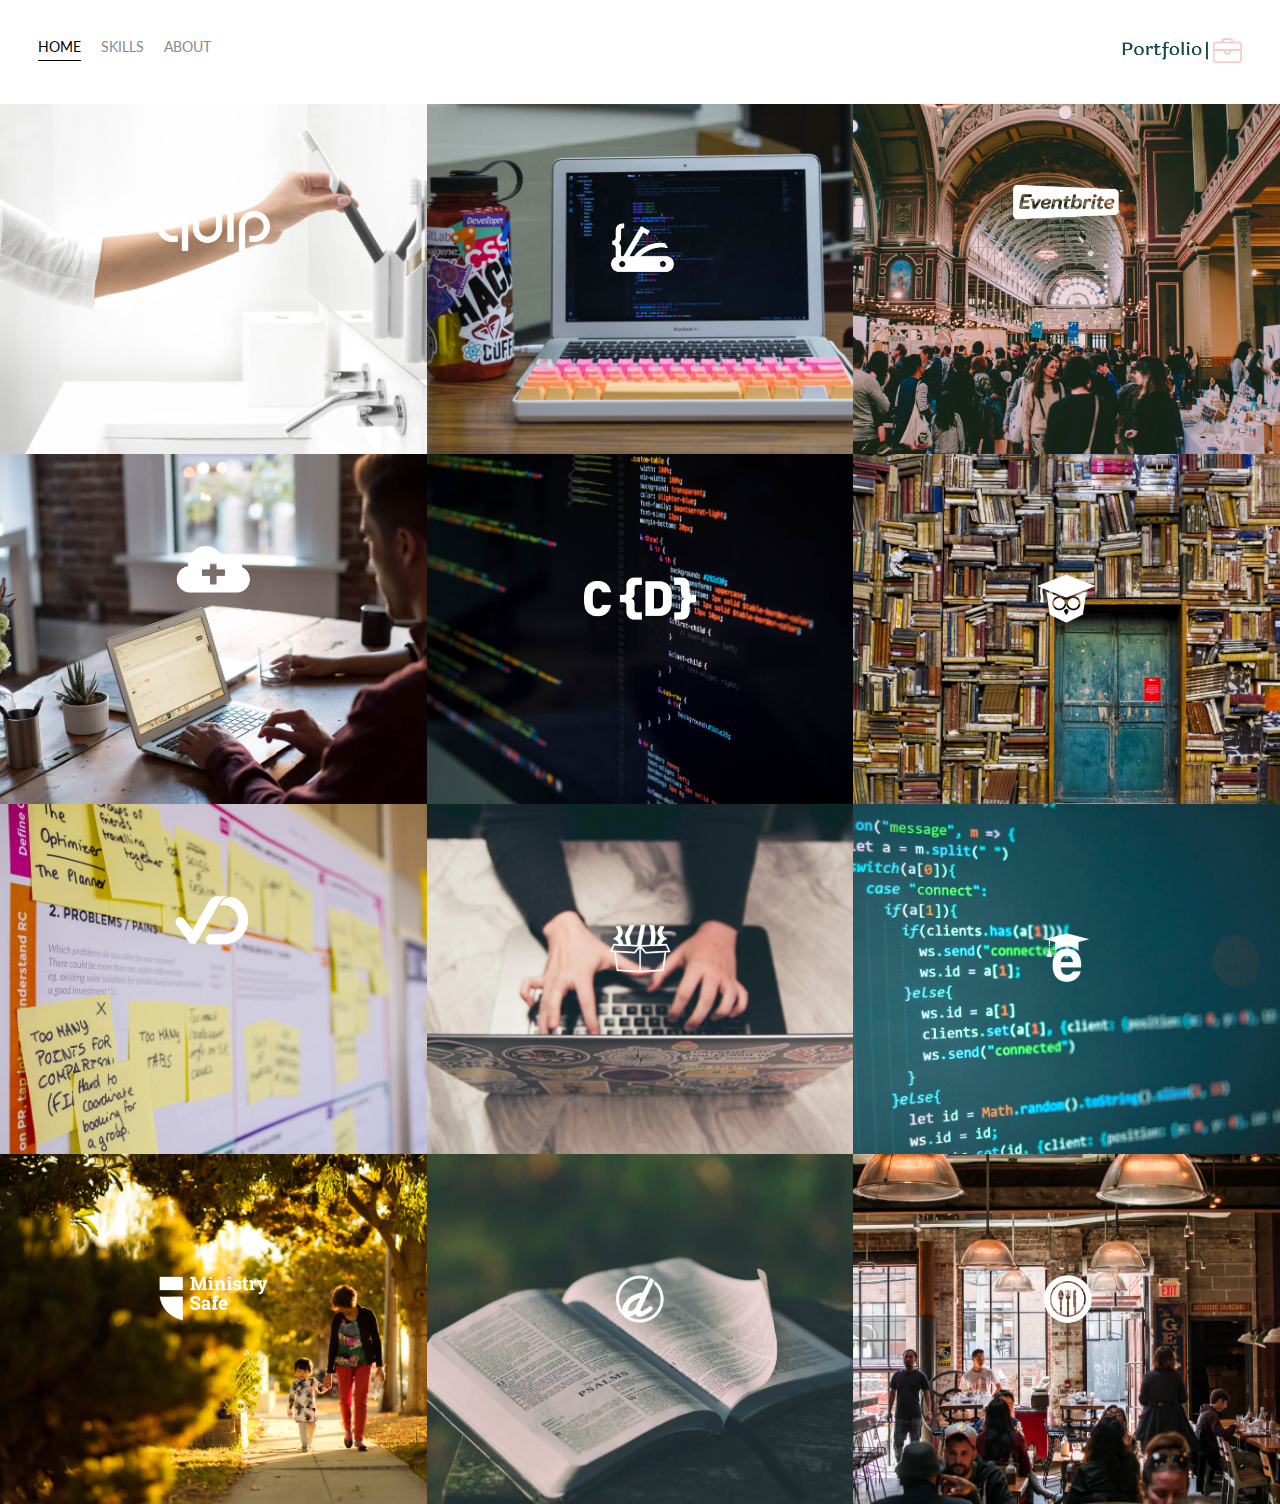
<file: index.html>
<!DOCTYPE html>
<html lang="en">
<head>
    <meta charset="UTF-8">
    <title>Portfolio Website</title>
    <link href="https://fonts.googleapis.com/css2?family=Lato&display=swap" rel="stylesheet"> 
    <link rel="stylesheet" href="css/styles.css" type="text/css">
</head>
<body>
    <div class="container">
        <div class="nav-wrapper">
            <div class="left-side">
                <div class="nav-links-wrapper active-nav-link">
                    <a href="index.html">Home</a>
                </div>
                <div class="nav-links-wrapper">
                    <a href="skills.html">Skills</a>
                </div>
                <div class="nav-links-wrapper">
                    <a href="about.html">About</a>
                </div>
            </div>
            <div class="right-side">
                <div class="brand">
                    <div>
                        <img style="width: 120px; height: 25px" src="images/brand/Screenshot 2022-07-08 at 14-20-41 Logo Maker Brand Builder.png" alt="">
                    </div>
                </div>
            </div>
        </div>
        <div class="content-wrapper">
            <div class="portfolio-items-wrapper">
                <div class="portfolio-item-wrapper">
                    <div class="portfolio-img-background" style="background-image: url(images/portfolio1.jpg);"></div>

                    <div class="img-text-wrapper">
                        <div class="logo-wrapper">
                            <img src="images/logos/quip.png">
                        </div>
                        <div class="subtitle">
                            I built the Quip Ecommerce platform, named a Top 25 Invention by Time Magazine in 2016.
                        </div>
                    </div>
                </div>
                <div class="portfolio-item-wrapper">
                    <div class="portfolio-img-background" style="background-image: url(images/portfolio2.jpg);"></div>

                    <div class="img-text-wrapper">
                        <div class="logo-wrapper">
                            <img src="images/logos/devcamp.png">
                        </div>
                        <div class="subtitle">2
                            Coding bootcamp and learning management system.
                        </div>
                    </div>
                </div>
                <div class="portfolio-item-wrapper">
                    <div class="portfolio-img-background" style="background-image: url(images/portfolio3.jpg);"></div>

                    <div class="img-text-wrapper">
                        <div class="logo-wrapper">
                            <img src="images/logos/eventbrite.png">
                        </div>
                        <div class="subtitle">
                            Eventbrite is the leading event management platform on the web with millions of individuals utilizing their applications to find, register or, and management events in numerous industries.
                        </div>
                    </div>
                </div>
                <div class="portfolio-item-wrapper">
                    <div class="portfolio-img-background" style="background-image: url(images/portfolio4.jpg);"></div>

                    <div class="img-text-wrapper">
                        <div class="logo-wrapper">
                            <img src="images/logos/shop-hacker.png">
                        </div>
                        <div class="subtitle">
                            Shop Hacker allows you to easily import digital products such as elearning courses, software, and games directly into your ecommerce store.
                        </div>
                    </div>
                </div>
                <div class="portfolio-item-wrapper">
                    <div class="portfolio-img-background" style="background-image: url(images/portfolio5.jpg);"></div>

                    <div class="img-text-wrapper">
                        <div class="logo-wrapper">
                            <img src="images/logos/crondose.png">
                        </div>
                        <div class="subtitle">
                            Online tutorials and productivity tips.
                        </div>
                    </div>
                </div>
                <div class="portfolio-item-wrapper">
                    <div class="portfolio-img-background" style="background-image: url(images/portfolio6.jpg);"></div>

                    <div class="img-text-wrapper">
                        <div class="logo-wrapper">
                            <img src="images/logos/dailysmarty.png">
                        </div>
                        <div class="subtitle">
                            Keep track of what you learn every day.
                        </div>
                    </div>
                </div>
                <div class="portfolio-item-wrapper">
                    <div class="portfolio-img-background" style="background-image: url(images/portfolio7.jpg);"></div>

                    <div class="img-text-wrapper">
                        <div class="logo-wrapper">
                            <img src="images/logos/dashtrack.png">
                        </div>
                        <div class="subtitle">
                            What you track improves. DashTrack is a journal that makes it easy to track your daily tasks and make the most of your time each day.
                        </div>
                    </div>
                </div>
                <div class="portfolio-item-wrapper">
                    <div class="portfolio-img-background" style="background-image: url(images/portfolio8.jpg);"></div>

                    <div class="img-text-wrapper">
                        <div class="logo-wrapper">
                            <img src="images/logos/devtrunk.png">
                        </div>
                        <div class="subtitle">
                            Online shop for developer happiness.
                        </div>
                    </div>
                </div>
                <div class="portfolio-item-wrapper">
                    <div class="portfolio-img-background" style="background-image: url(images/portfolio9.jpg);"></div>

                    <div class="img-text-wrapper">
                        <div class="logo-wrapper">
                            <img src="images/logos/edutechional.png">
                        </div>
                        <div class="subtitle">
                            Online technology tutorials.
                        </div>
                    </div>
                </div>
                <div class="portfolio-item-wrapper">
                    <div class="portfolio-img-background" style="background-image: url(images/portfolio10.jpg);"></div>

                    <div class="img-text-wrapper">
                        <div class="logo-wrapper">
                            <img src="images/logos/ministry-safe.png">
                        </div>
                        <div class="subtitle">
                            A complete child safety system for organizations.
                        </div>
                    </div>
                </div>
                <div class="portfolio-item-wrapper">
                    <div class="portfolio-img-background" style="background-image: url(images/portfolio11.jpg);"></div>

                    <div class="img-text-wrapper">
                        <div class="logo-wrapper">
                            <img src="images/logos/open-devos.png">
                        </div>
                        <div class="subtitle">
                            Publish and share daily devotionals.
                        </div>
                    </div>
                </div>
                <div class="portfolio-item-wrapper">
                    <div class="portfolio-img-background" style="background-image: url(images/portfolio12.jpg);"></div>

                    <div class="img-text-wrapper">
                        <div class="logo-wrapper">
                            <img src="images/logos/toastability.png">
                        </div>
                        <div class="subtitle">
                            Easy way to manage the digital life of your bar or restaurant.
                        </div>
                    </div>
                </div>
            </div>
        </div>
    </div>
</body>
<script src="script.js"></script>
</html>
</file>
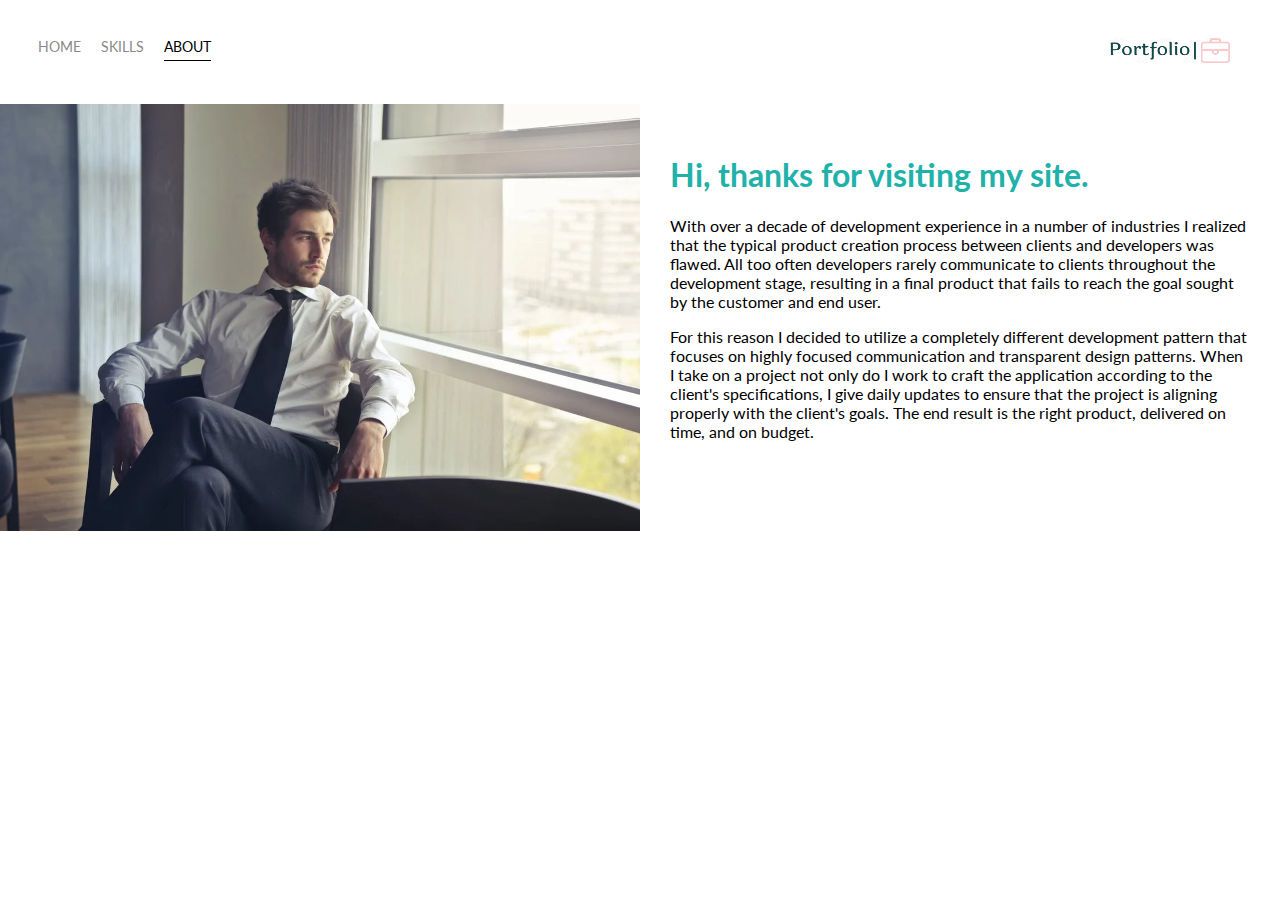
<file: about.html>
<!DOCTYPE html>
<html lang="en">
<head>
    <meta charset="UTF-8">
    <title>About</title>
    <link href="https://fonts.googleapis.com/css2?family=Lato&display=swap" rel="stylesheet"> 
    <link rel="stylesheet" href="css/styles.css" type="text/css">
</head>
<body>
    <div class="container">
        <div class="nav-wrapper">
            <div class="left-side">
                <div class="nav-links-wrapper">
                    <a href="index.html">Home</a>
                </div>
                <div class="nav-links-wrapper">
                    <a href="skills.html">Skills</a>
                </div>
                <div class="nav-links-wrapper active-nav-link">
                    <a href="about.html">About</a>
                </div>
            </div>
            <div class="right-side">
                <div class="brand">
                    <div style="margin-right: 12px">
                        <img style="width: 120px; height: 25px" src="images/brand/Screenshot 2022-07-08 at 14-20-41 Logo Maker Brand Builder.png" alt="">
                    </div>
                </div>
            </div>
        </div>
        <div class="content-wrapper">
            <div class="two-column-wrapper">
                <div class="profile-image-wrapper">
                    <img src="images/profile.jpg">
                </div>
                <div class="profile-content-wrapper">
                    <h1>Hi, thanks for visiting my site.</h1>
                    <p>With over a decade of development experience in a number of industries I realized that the typical product creation process between clients and developers was flawed. All too often developers rarely communicate to clients throughout the development stage, resulting in a final product that fails to reach the goal sought by the customer and end user. </p>
                    <p>For this reason I decided to utilize a completely different development pattern that focuses on highly focused communication and transparent design patterns. When I take on a project not only do I work to craft the application according to the client's specifications, I give daily updates to ensure that the project is aligning properly with the client's goals. The end result is the right product, delivered on time, and on budget.</p>
                </div>
            </div>
        </div>
    </div>
</body>
<script>
</script>
</html>
</file>
<file: css/styles.css>
/* Master Styles */
body {
    margin: 0px;
    font-family: "Lato", sans-serif;
}

.container {
    display: grid;
    grid-template-columns: 1fr;
}

.nav-wrapper {
    display: flex;
    justify-content: space-between;
    padding: 38px;
}
.left-side {
    display: flex;
}

.nav-wrapper > .left-side > div {
    margin-right: 20px;
    font-size: 0.9em;
    text-transform: uppercase;
}

.nav-links-wrapper {
    height: 22px;
    border-bottom: 1px solid transparent;
    transition: border-bottom 0.5s;
}

.nav-links-wrapper a {
    color: #8a8a8a;
    text-decoration: none;
    transition: color 0.5s;
}

.nav-links-wrapper:hover{
    border-bottom: 1px solid black;
}

.nav-links-wrapper a:hover{
    color: black;
}

.portfolio-items-wrapper {
    display: grid;
    grid-template-columns: 1fr 1fr 1fr;
}

.portfolio-item-wrapper {
    position: relative;
}

.portfolio-img-background {
    height: 350px;
    width: 100%;
    background-size: cover;
    background-position: center;
    background-repeat: no-repeat;
}

.img-text-wrapper {
    position: absolute;
    top: 0;
    display: flex;
    flex-direction: column;
    justify-content: center;
    align-items: center;
    text-align: center;
    height: 100%;
    padding-left: 100px;
    padding-right: 100px;

}
.logo-wrapper img {
    width: 50%;
    margin-bottom: 20px;
}

.img-text-wrapper .subtitle{
    transition: 1s;
    font-weight: 600;
    color: transparent;
}

.img-text-wrapper:hover .subtitle {
    color: lightseagreen;

}

.img-darken {
    transition: 1s;
    filter: brightness(10%);
}

.two-column-wrapper {
    display: grid;
    grid-template-columns: 1fr 1fr;
}

.profile-image-wrapper img {
    width: 100%;
}

.profile-content-wrapper {
    padding: 30px;
}

.profile-content-wrapper h1 {
    color: lightseagreen;
}

.active-nav-link {
    border-bottom: 1px solid black;
}

.active-nav-link a {
    color: black !important;
}
</file>
